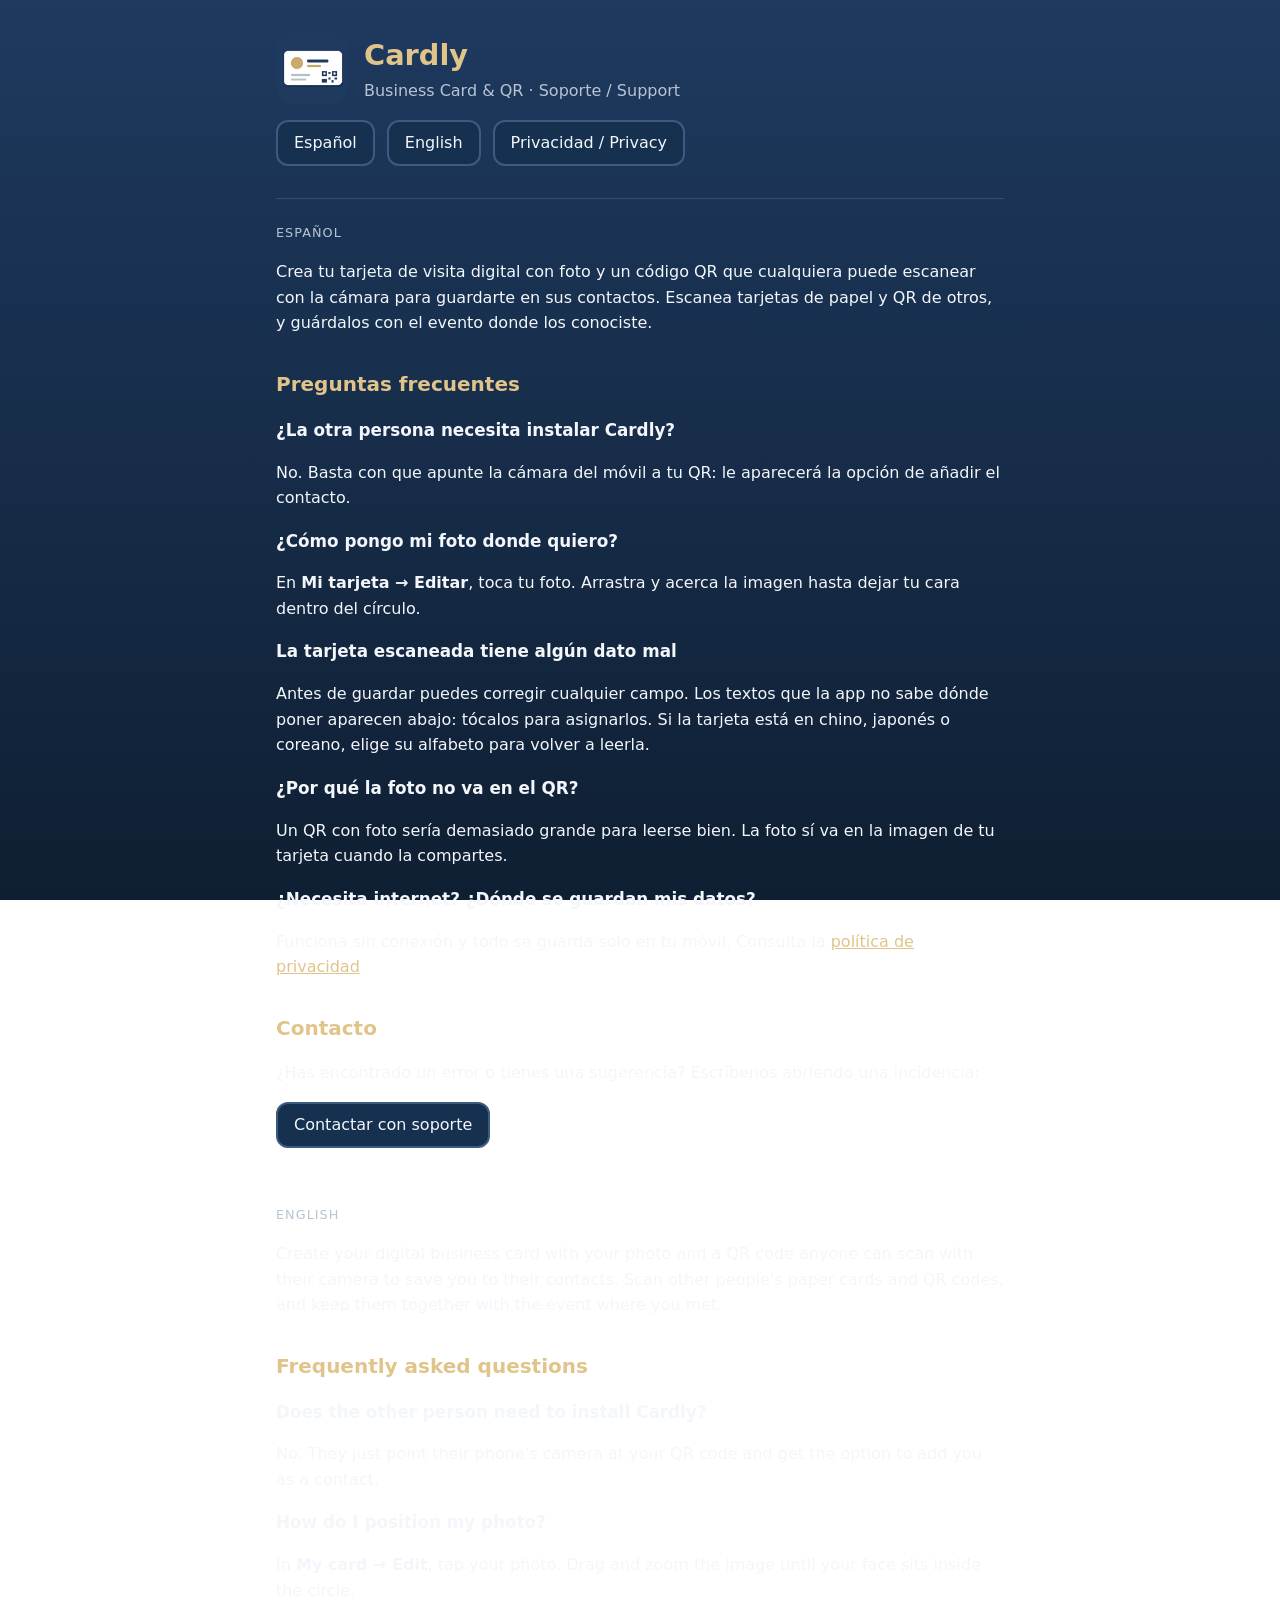
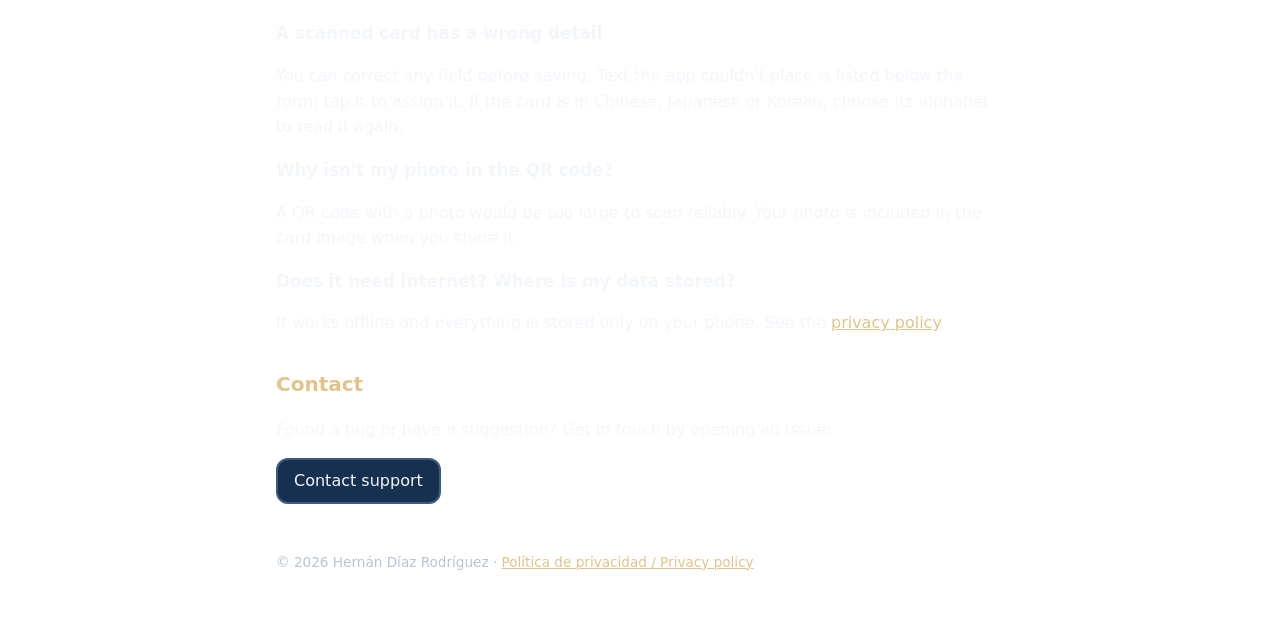
<file: index.html>
<!DOCTYPE html>
<html lang="es">
<head>
  <meta charset="utf-8">
  <meta name="viewport" content="width=device-width, initial-scale=1">
  <title>Cardly · Soporte</title>
  <meta name="description" content="Soporte y ayuda de Cardly, la tarjeta de visita digital con QR y escáner de tarjetas de papel.">
  <link rel="icon" href="icon.png">
  <link rel="stylesheet" href="style.css">
</head>
<body>
<main>
  <header>
    <img src="icon.png" alt="Icono de Cardly">
    <div>
      <h1>Cardly</h1>
      <div class="muted">Business Card &amp; QR · Soporte / Support</div>
    </div>
  </header>
  <nav>
    <a href="#es">Español</a>
    <a href="#en">English</a>
    <a href="privacy.html">Privacidad / Privacy</a>
  </nav>

  <section id="es">
    <p class="lang">Español</p>
    <p>Crea tu tarjeta de visita digital con foto y un código QR que cualquiera puede escanear con la cámara para guardarte en sus contactos. Escanea tarjetas de papel y QR de otros, y guárdalos con el evento donde los conociste.</p>

    <h2>Preguntas frecuentes</h2>
    <h3>¿La otra persona necesita instalar Cardly?</h3>
    <p>No. Basta con que apunte la cámara del móvil a tu QR: le aparecerá la opción de añadir el contacto.</p>
    <h3>¿Cómo pongo mi foto donde quiero?</h3>
    <p>En <strong>Mi tarjeta → Editar</strong>, toca tu foto. Arrastra y acerca la imagen hasta dejar tu cara dentro del círculo.</p>
    <h3>La tarjeta escaneada tiene algún dato mal</h3>
    <p>Antes de guardar puedes corregir cualquier campo. Los textos que la app no sabe dónde poner aparecen abajo: tócalos para asignarlos. Si la tarjeta está en chino, japonés o coreano, elige su alfabeto para volver a leerla.</p>
    <h3>¿Por qué la foto no va en el QR?</h3>
    <p>Un QR con foto sería demasiado grande para leerse bien. La foto sí va en la imagen de tu tarjeta cuando la compartes.</p>
    <h3>¿Necesita internet? ¿Dónde se guardan mis datos?</h3>
    <p>Funciona sin conexión y todo se guarda solo en tu móvil. Consulta la <a href="privacy.html">política de privacidad</a>.</p>

    <h2>Contacto</h2>
    <p>¿Has encontrado un error o tienes una sugerencia? Escríbenos abriendo una incidencia:</p>
    <p><a class="button" href="https://github.com/HernanDiaz/cardly-web/issues/new">Contactar con soporte</a></p>
  </section>

  <section id="en">
    <p class="lang">English</p>
    <p>Create your digital business card with your photo and a QR code anyone can scan with their camera to save you to their contacts. Scan other people's paper cards and QR codes, and keep them together with the event where you met.</p>

    <h2>Frequently asked questions</h2>
    <h3>Does the other person need to install Cardly?</h3>
    <p>No. They just point their phone's camera at your QR code and get the option to add you as a contact.</p>
    <h3>How do I position my photo?</h3>
    <p>In <strong>My card → Edit</strong>, tap your photo. Drag and zoom the image until your face sits inside the circle.</p>
    <h3>A scanned card has a wrong detail</h3>
    <p>You can correct any field before saving. Text the app couldn't place is listed below the form: tap it to assign it. If the card is in Chinese, Japanese or Korean, choose its alphabet to read it again.</p>
    <h3>Why isn't my photo in the QR code?</h3>
    <p>A QR code with a photo would be too large to scan reliably. Your photo is included in the card image when you share it.</p>
    <h3>Does it need internet? Where is my data stored?</h3>
    <p>It works offline and everything is stored only on your phone. See the <a href="privacy.html">privacy policy</a>.</p>

    <h2>Contact</h2>
    <p>Found a bug or have a suggestion? Get in touch by opening an issue:</p>
    <p><a class="button" href="https://github.com/HernanDiaz/cardly-web/issues/new">Contact support</a></p>
  </section>

  <footer>© 2026 Hernán Díaz Rodríguez · <a href="privacy.html">Política de privacidad / Privacy policy</a></footer>
</main>
</body>
</html>
</file>
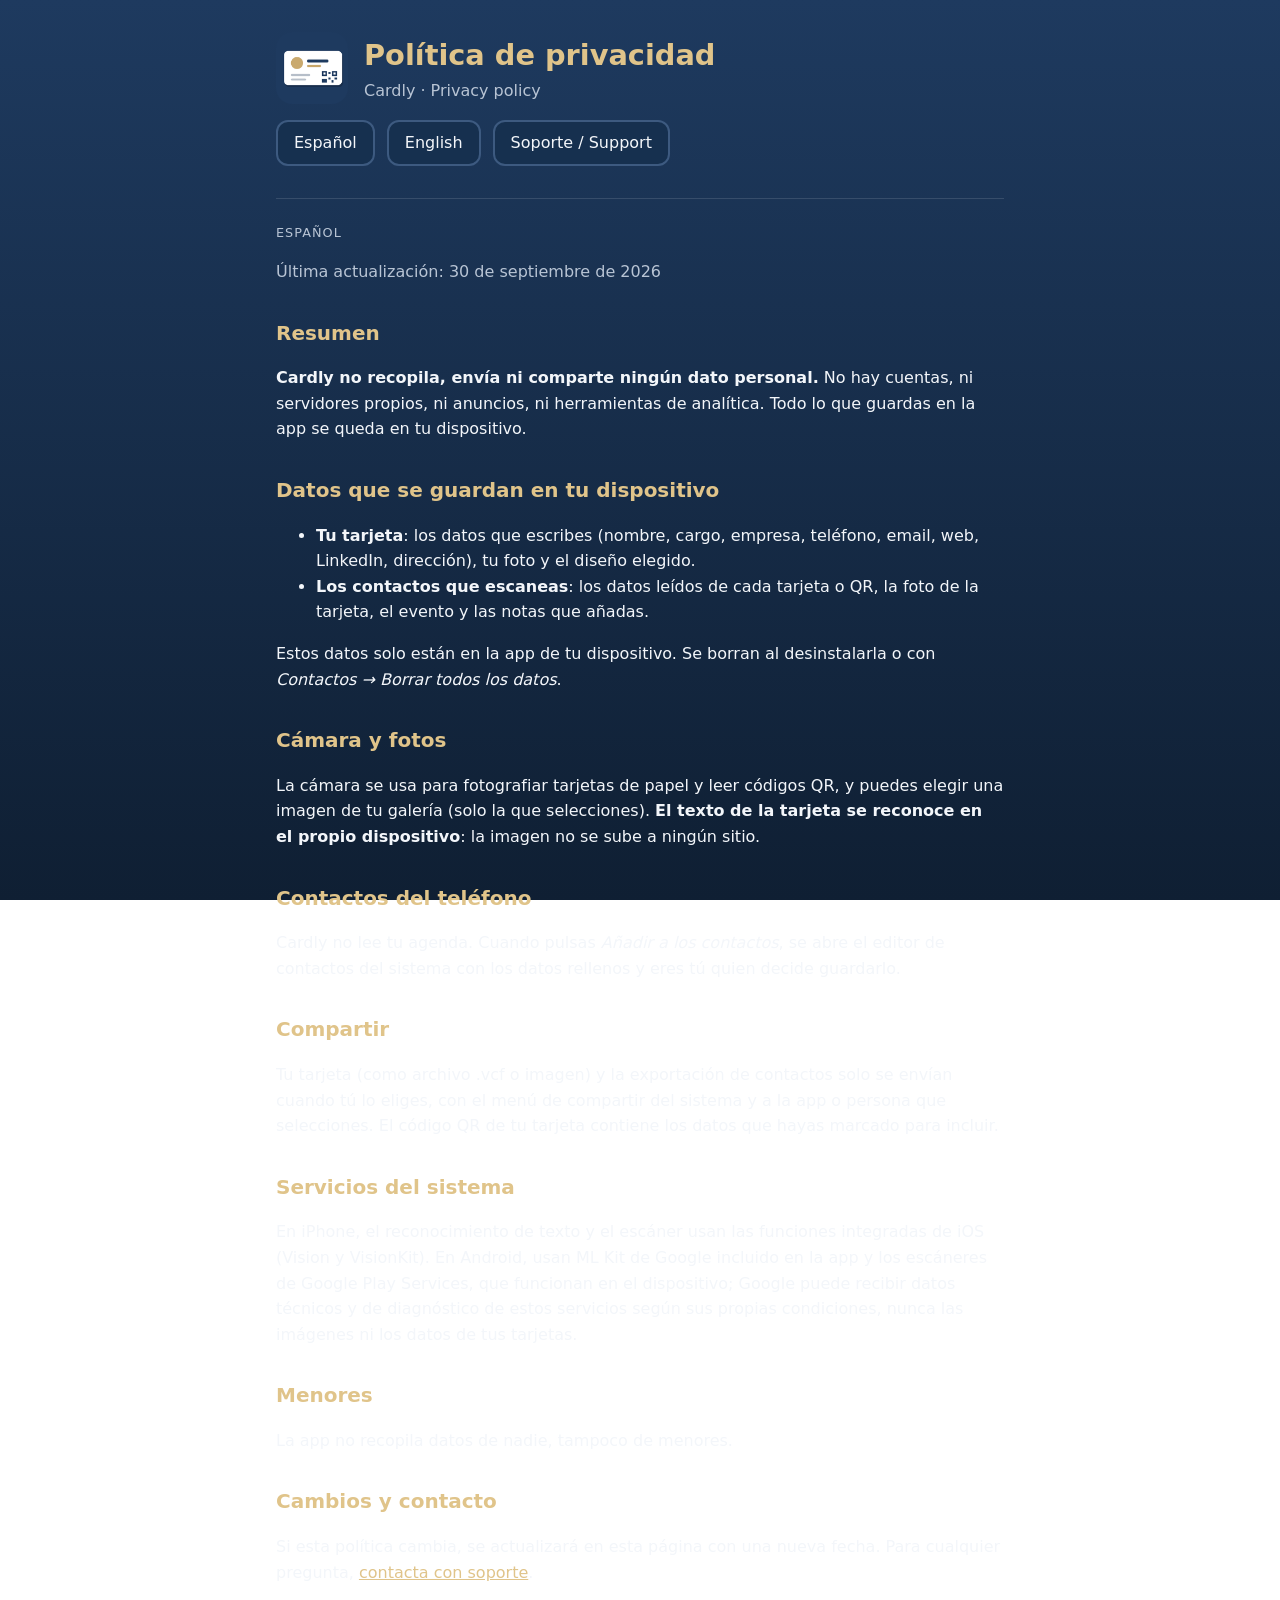
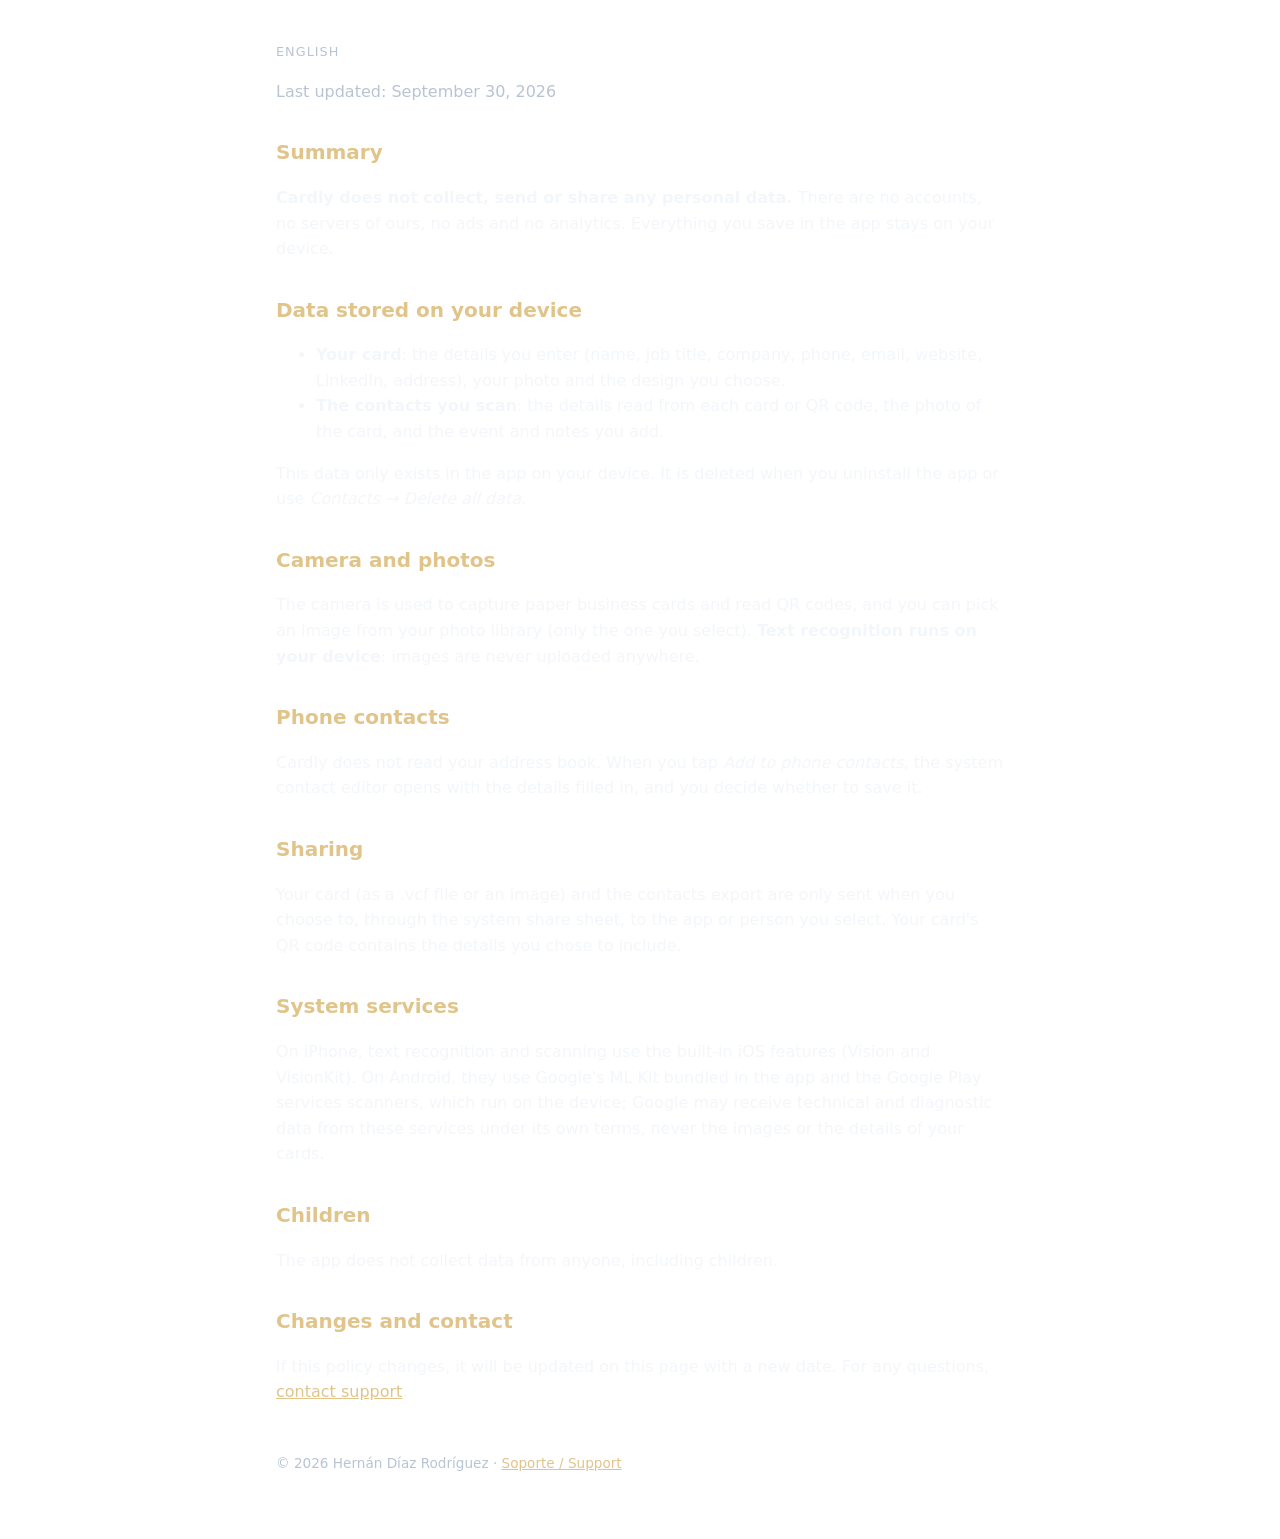
<file: privacy.html>
<!DOCTYPE html>
<html lang="es">
<head>
  <meta charset="utf-8">
  <meta name="viewport" content="width=device-width, initial-scale=1">
  <title>Cardly · Privacidad</title>
  <meta name="description" content="Política de privacidad de Cardly: tu tarjeta y tus contactos se quedan en tu móvil. Sin cuentas, sin servidores, sin anuncios.">
  <link rel="icon" href="icon.png">
  <link rel="stylesheet" href="style.css">
</head>
<body>
<main>
  <header>
    <img src="icon.png" alt="Icono de Cardly">
    <div>
      <h1>Política de privacidad</h1>
      <div class="muted">Cardly · Privacy policy</div>
    </div>
  </header>
  <nav>
    <a href="#es">Español</a>
    <a href="#en">English</a>
    <a href="index.html">Soporte / Support</a>
  </nav>

  <section id="es">
    <p class="lang">Español</p>
    <p class="muted">Última actualización: 30 de septiembre de 2026</p>

    <h2>Resumen</h2>
    <p><strong>Cardly no recopila, envía ni comparte ningún dato personal.</strong> No hay cuentas, ni servidores propios, ni anuncios, ni herramientas de analítica. Todo lo que guardas en la app se queda en tu dispositivo.</p>

    <h2>Datos que se guardan en tu dispositivo</h2>
    <ul>
      <li><strong>Tu tarjeta</strong>: los datos que escribes (nombre, cargo, empresa, teléfono, email, web, LinkedIn, dirección), tu foto y el diseño elegido.</li>
      <li><strong>Los contactos que escaneas</strong>: los datos leídos de cada tarjeta o QR, la foto de la tarjeta, el evento y las notas que añadas.</li>
    </ul>
    <p>Estos datos solo están en la app de tu dispositivo. Se borran al desinstalarla o con <em>Contactos → Borrar todos los datos</em>.</p>

    <h2>Cámara y fotos</h2>
    <p>La cámara se usa para fotografiar tarjetas de papel y leer códigos QR, y puedes elegir una imagen de tu galería (solo la que selecciones). <strong>El texto de la tarjeta se reconoce en el propio dispositivo</strong>: la imagen no se sube a ningún sitio.</p>

    <h2>Contactos del teléfono</h2>
    <p>Cardly no lee tu agenda. Cuando pulsas <em>Añadir a los contactos</em>, se abre el editor de contactos del sistema con los datos rellenos y eres tú quien decide guardarlo.</p>

    <h2>Compartir</h2>
    <p>Tu tarjeta (como archivo .vcf o imagen) y la exportación de contactos solo se envían cuando tú lo eliges, con el menú de compartir del sistema y a la app o persona que selecciones. El código QR de tu tarjeta contiene los datos que hayas marcado para incluir.</p>

    <h2>Servicios del sistema</h2>
    <p>En iPhone, el reconocimiento de texto y el escáner usan las funciones integradas de iOS (Vision y VisionKit). En Android, usan ML Kit de Google incluido en la app y los escáneres de Google Play Services, que funcionan en el dispositivo; Google puede recibir datos técnicos y de diagnóstico de estos servicios según sus propias condiciones, nunca las imágenes ni los datos de tus tarjetas.</p>

    <h2>Menores</h2>
    <p>La app no recopila datos de nadie, tampoco de menores.</p>

    <h2>Cambios y contacto</h2>
    <p>Si esta política cambia, se actualizará en esta página con una nueva fecha. Para cualquier pregunta, <a href="https://github.com/HernanDiaz/cardly-web/issues/new">contacta con soporte</a>.</p>
  </section>

  <section id="en">
    <p class="lang">English</p>
    <p class="muted">Last updated: September 30, 2026</p>

    <h2>Summary</h2>
    <p><strong>Cardly does not collect, send or share any personal data.</strong> There are no accounts, no servers of ours, no ads and no analytics. Everything you save in the app stays on your device.</p>

    <h2>Data stored on your device</h2>
    <ul>
      <li><strong>Your card</strong>: the details you enter (name, job title, company, phone, email, website, LinkedIn, address), your photo and the design you choose.</li>
      <li><strong>The contacts you scan</strong>: the details read from each card or QR code, the photo of the card, and the event and notes you add.</li>
    </ul>
    <p>This data only exists in the app on your device. It is deleted when you uninstall the app or use <em>Contacts → Delete all data</em>.</p>

    <h2>Camera and photos</h2>
    <p>The camera is used to capture paper business cards and read QR codes, and you can pick an image from your photo library (only the one you select). <strong>Text recognition runs on your device</strong>: images are never uploaded anywhere.</p>

    <h2>Phone contacts</h2>
    <p>Cardly does not read your address book. When you tap <em>Add to phone contacts</em>, the system contact editor opens with the details filled in, and you decide whether to save it.</p>

    <h2>Sharing</h2>
    <p>Your card (as a .vcf file or an image) and the contacts export are only sent when you choose to, through the system share sheet, to the app or person you select. Your card's QR code contains the details you chose to include.</p>

    <h2>System services</h2>
    <p>On iPhone, text recognition and scanning use the built-in iOS features (Vision and VisionKit). On Android, they use Google's ML Kit bundled in the app and the Google Play services scanners, which run on the device; Google may receive technical and diagnostic data from these services under its own terms, never the images or the details of your cards.</p>

    <h2>Children</h2>
    <p>The app does not collect data from anyone, including children.</p>

    <h2>Changes and contact</h2>
    <p>If this policy changes, it will be updated on this page with a new date. For any questions, <a href="https://github.com/HernanDiaz/cardly-web/issues/new">contact support</a>.</p>
  </section>

  <footer>© 2026 Hernán Díaz Rodríguez · <a href="index.html">Soporte / Support</a></footer>
</main>
</body>
</html>
</file>
<file: style.css>
:root {
  --bg: #0f1f33;
  --bg2: #1e3a5f;
  --panel: #16304f;
  --text: #f3f6fa;
  --muted: #b8c4d4;
  --accent: #e0c48a;
  --border: #3d5a80;
}
* { box-sizing: border-box; }
body {
  margin: 0;
  font-family: system-ui, -apple-system, "Segoe UI", Roboto, sans-serif;
  line-height: 1.6;
  color: var(--text);
  background: linear-gradient(180deg, var(--bg2), var(--bg)) fixed;
  min-height: 100vh;
}
main { max-width: 760px; margin: 0 auto; padding: 32px 16px 64px; }
header { display: flex; align-items: center; gap: 16px; margin-bottom: 8px; }
header img { width: 72px; height: 72px; border-radius: 16px; }
h1 { margin: 0; font-size: 1.8rem; color: var(--accent); }
h2 { margin-top: 2rem; font-size: 1.25rem; color: var(--accent); }
h3 { margin-bottom: 0.25rem; font-size: 1.05rem; }
p, li { color: var(--text); }
.muted { color: var(--muted); }
nav { margin: 16px 0 24px; display: flex; gap: 12px; flex-wrap: wrap; }
nav a, .button {
  display: inline-block;
  padding: 8px 16px;
  border: 2px solid var(--border);
  border-radius: 12px;
  color: var(--text);
  text-decoration: none;
  background: var(--panel);
}
nav a:hover, .button:hover { border-color: var(--accent); }
a { color: var(--accent); }
section { border-top: 1px solid rgba(255, 255, 255, 0.12); margin-top: 32px; }
.lang { font-size: 0.8rem; letter-spacing: 0.08em; text-transform: uppercase; color: var(--muted); margin-top: 24px; }
footer { margin-top: 48px; font-size: 0.85rem; color: var(--muted); }
</file>
